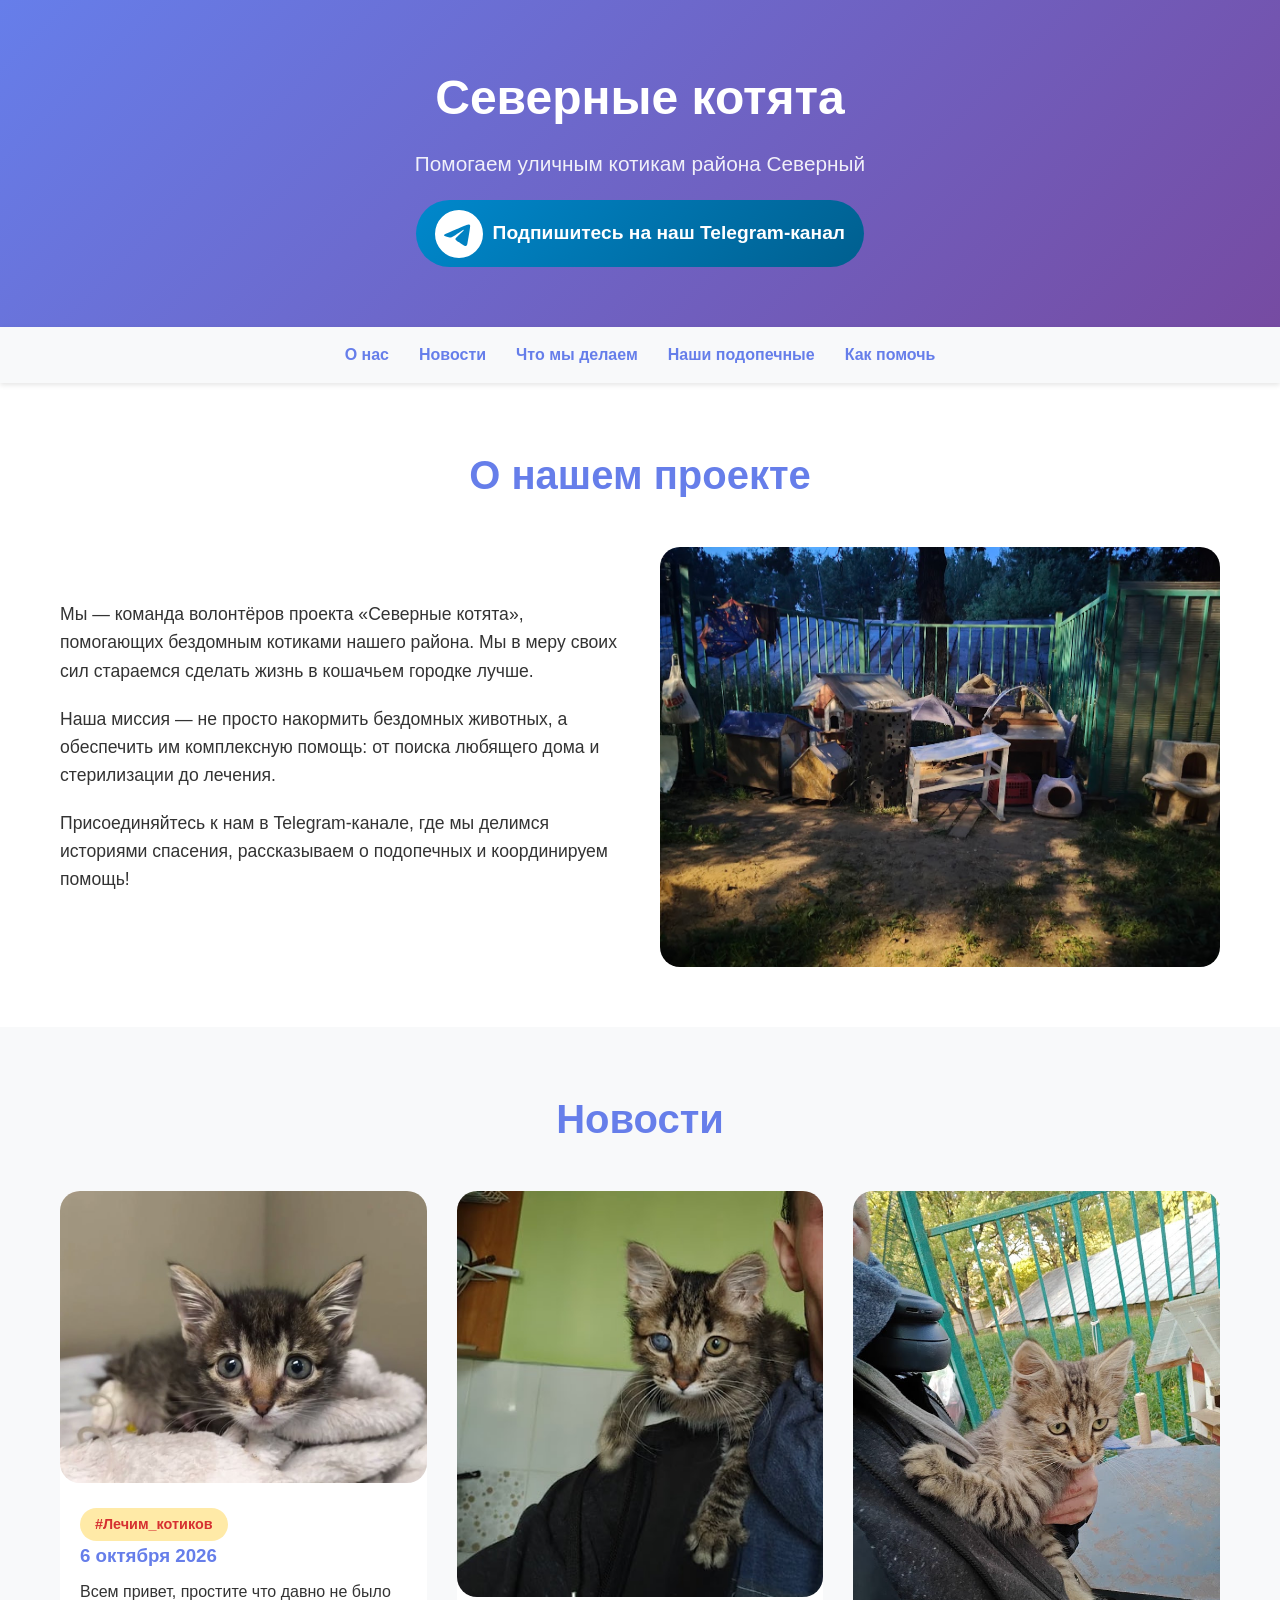
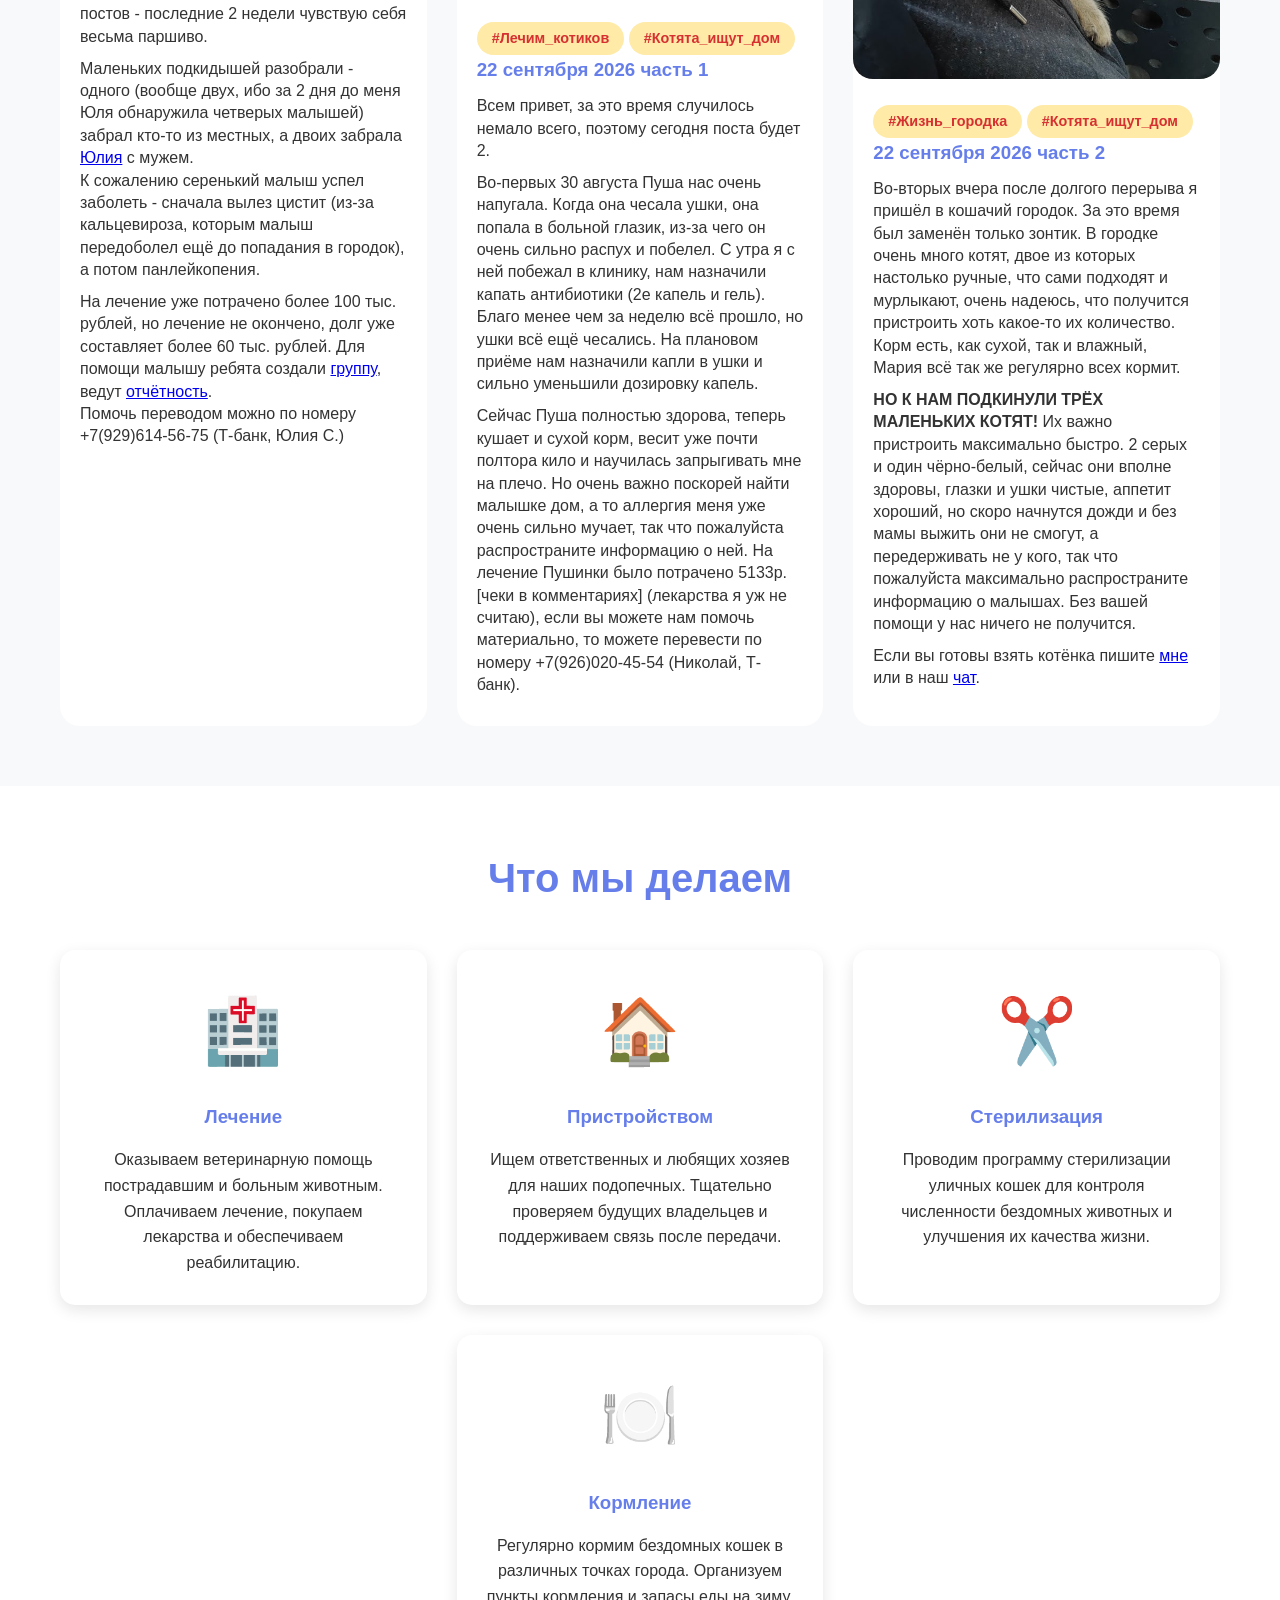
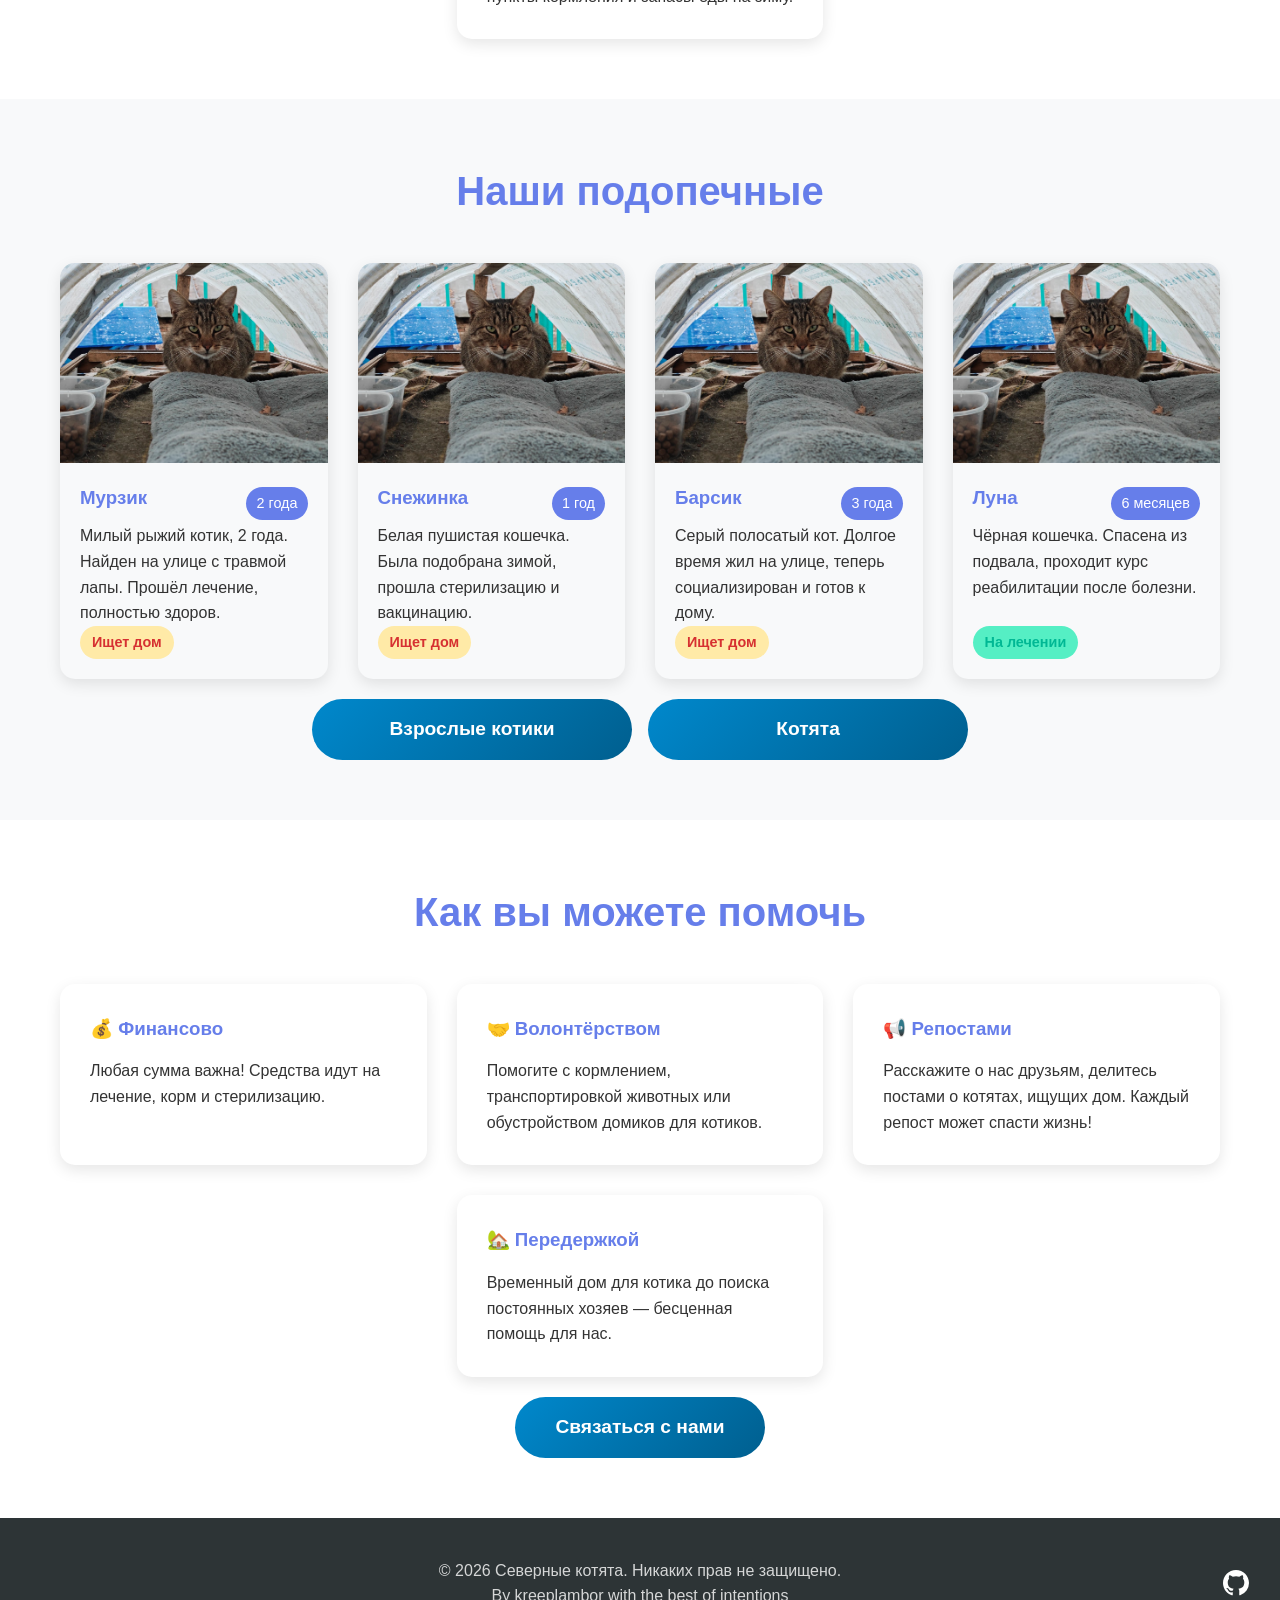
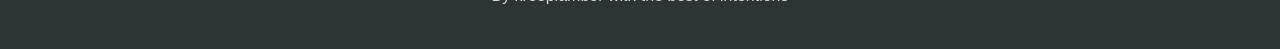
<file: index.html>
<!DOCTYPE html>
<html lang="ru">
<head>
    <meta charset="UTF-8">
    <meta name="viewport" content="width=device-width, initial-scale=1.0">
    <title>Северные котята - Помощь уличным котикам района Северный</title>
    <link rel="stylesheet" href="styles.css">
    <script src="image_carousel _script.js" defer></script>
</head>
<body>
    <!-- Заголовок -->
    <header>
        <div class="container">
            <h1>Северные котята</h1>
            <p>Помогаем уличным котикам района Северный</p>
            <a href="https://t.me/north_kittens"
                class="telegram_button"
                style="display: inline-flex; align-items: center; gap: 0.5em; padding: 0.5em 1em; line-height: 1.5em;"
                >
                <svg xmlns="http://www.w3.org/2000/svg"
                    width="2.5em" height="2.5em"  
                    fill="currentColor" 
                    class="bi bi-telegram" 
                    viewBox="0 0 16 16"
                    style="flex-shrink: 0; vertical-align: middle;"
                    >
                    <path 
                        d="M16 8A8 8 0 1 1 0 8a8 8 0 0 1 16 0zM8.287 5.906c-.778.324-2.334.994-4.666 2.01-.378.15-.577.298-.595.442-.03.243.275.339.69.47l.175.055c.408.133.958.288 1.243.294.26.006.549-.1.868-.32 2.179-1.471 3.304-2.214 3.374-2.23.05-.012.12-.026.166.016.047.041.042.12.037.141-.03.129-1.227 1.241-1.846 1.817-.193.18-.33.307-.358.336a8.154 8.154 0 0 1-.188.186c-.38.366-.664.64.015 1.088.327.216.589.393.85.571.284.194.568.387.936.629.093.06.183.125.27.187.331.236.63.448.997.414.214-.02.435-.22.547-.82.265-1.417.786-4.486.906-5.751a1.426 1.426 0 0 0-.013-.315.337.337 0 0 0-.114-.217.526.526 0 0 0-.31-.093c-.3.005-.763.166-2.984 1.09z"
                        />
                </svg>
                Подпишитесь на наш Telegram-канал
            </a>
        </div>
    </header>

    <!-- Навигация -->
    <nav>
        <div class="container">
            <ul>
                <li><a href="#about">О нас</a></li>
                <li><a href="#news">Новости</a></li>
                <li><a href="#activities">Что мы делаем</a></li>
                <li><a href="#cats">Наши подопечные</a></li>
                <li><a href="#help">Как помочь</a></li>
            </ul>
        </div>
    </nav>

    <!-- Секция "О нас" -->
    <section id="about">
        <div class="container">
            <h2>О нашем проекте</h2>
            <div class="about-content">
                <div class="about-text">
                    <p>Мы — команда волонтёров проекта «Северные котята», помогающих бездомным котиками нашего района. 
                       Мы в меру своих сил стараемся сделать жизнь в кошачьем городке лучше.</p>
                    <p>Наша миссия — не просто накормить бездомных животных, а обеспечить им комплексную помощь:
                       от поиска любящего дома и стерилизации до лечения.</p>
                    <p>Присоединяйтесь к нам в Telegram-канале, где мы делимся историями спасения, 
                       рассказываем о подопечных и координируем помощь!</p>
                </div>
                <div class="about-image">
                    <img src="pictures/cats_town.jpg" alt="Кошачий городок">
                </div>
            </div>
        </div>
    </section>

    <!-- Секция "Новости" -->
    <section id="news">
        <div class="container">
            <h2>Новости</h2>
            <div class="news-grid">
                <div class="news-item">
                    <div class="news-image-carousel">
                        <img class="is-active" src="pictures/news/06.10 (1).jpg" alt="Котёнок Тимоша">
                    </div>
                    <a href="https://t.me/s/north_kittens?q=%23%D0%9B%D0%B5%D1%87%D0%B8%D0%BC_%D0%BA%D0%BE%D1%82%D0%B8%D0%BA%D0%BE%D0%B2">
                        <span class="news-tag">#Лечим_котиков</span>
                    </a>
                    <h3>6 октября 2026</h3>
                    <p>Всем привет, простите что давно не было постов - последние 2 недели чувствую себя весьма паршиво.</p>
                    <p>Маленьких подкидышей разобрали - одного (вообще двух, ибо за 2 дня до меня Юля обнаружила четверых малышей)
                       забрал кто-то из местных, а двоих забрала <a href= "https://t.me/udiulia">Юлия</a> с мужем.
                       <br>К сожалению серенький малыш успел заболеть - сначала вылез цистит (из-за кальцевироза,
                       которым малыш передоболел ещё до попадания в городок), а потом панлейкопения.</p>
                    <p>На лечение уже потрачено более 100 тыс. рублей, но лечение не окончено, долг уже составляет более 60 тыс. рублей.
                       Для помощи малышу ребята создали <a href="https://t.me/timon_help">группу</a>,
                       ведут <a href="https://drive.google.com/drive/u/1/folders/1Ua0NNv32ufyeDxUaXDziOq6pDq7FEyFt"> отчётность</a>.
                       <br> Помочь переводом можно по номеру +7(929)614-56-75 (Т-банк, Юлия С.)</p>
                </div>
                <div class="news-item">
                    <div class="news-image-carousel">
                        <img class="is-active" src="pictures/news/22.09 (1).jpg" alt="Фотография из новости">
                        <img src="pictures/news/22.09 (2).jpg" alt="Ещё одна фотография из новости" aria-hidden="true">
                        <img src="pictures/news/22.09 (3).jpg" alt="Третья фотография из новости" aria-hidden="true">
                        <button class="carousel-toggle carousel-toggle--previous" type="button" aria-label="Показать предыдущее фото">←</button>
                        <button class="carousel-toggle carousel-toggle--next" type="button" aria-label="Показать следующее фото">→</button>
                    </div>
                    <a href="https://t.me/s/north_kittens?q=%23%D0%9B%D0%B5%D1%87%D0%B8%D0%BC_%D0%BA%D0%BE%D1%82%D0%B8%D0%BA%D0%BE%D0%B2">
                        <span class="news-tag">#Лечим_котиков</span>
                    </a>
                    <a href="https://t.me/s/north_kittens?q=%23%D0%9A%D0%BE%D1%82%D1%8F%D1%82%D0%B0_%D0%B8%D1%89%D1%83%D1%82_%D0%B4%D0%BE%D0%BC">
                        <span class="news-tag">#Котята_ищут_дом</span>
                    </a>
                    <h3>22 сентября 2026 часть 1</h3>
                    <p>Всем привет, за это время случилось немало всего, поэтому сегодня поста будет 2.
                    </p>
                    <p>Во-первых 30 августа Пуша нас очень напугала. Когда она чесала ушки, она попала в больной глазик,
                       из-за чего он очень сильно распух и побелел. С утра я с ней побежал в клинику,
                       нам назначили капать антибиотики (2е капель и гель). Благо менее чем за неделю всё прошло,
                       но ушки всё ещё чесались. На плановом приёме нам назначили капли в ушки и сильно уменьшили дозировку капель.
                    </p>
                    <p>Сейчас Пуша полностью здорова, теперь кушает и сухой корм, весит уже почти полтора кило и научилась запрыгивать мне на плечо.
                       Но очень важно поскорей найти малышке дом, а то аллергия меня уже очень сильно мучает,
                       так что пожалуйста распространите информацию о ней.
                       На лечение Пушинки было потрачено 5133р. [чеки в комментариях] (лекарства я уж не считаю), если вы можете нам помочь материально,
                       то можете перевести по номеру +7(926)020-45-54 (Николай, Т-банк).
                    </p>
                </div>
                <div class="news-item">
                    <div class="news-image-carousel">
                        <img class="is-active" src="pictures/news/22.09 (4).jpg" alt="Фотография из новости">
                        <img src="pictures/news/22.09 (5).jpg" alt="Третья фотография из новости" aria-hidden="true">
                        <img src="pictures/news/22.09 (6).jpg" alt="Третья фотография из новости" aria-hidden="true">
                        <img src="pictures/news/22.09 (7).jpg" alt="Третья фотография из новости" aria-hidden="true">
                        <img src="pictures/news/22.09 (8).jpg" alt="Третья фотография из новости" aria-hidden="true">
                        <img src="pictures/news/22.09 (9).jpg" alt="Третья фотография из новости" aria-hidden="true">
                        <img src="pictures/news/22.09 (10).jpg" alt="Третья фотография из новости" aria-hidden="true">
                        <img src="pictures/news/22.09 (11).jpg" alt="Третья фотография из новости" aria-hidden="true">
                        <img src="pictures/news/22.09 (12).jpg" alt="Третья фотография из новости" aria-hidden="true">
                        <img src="pictures/news/22.09 (13).jpg" alt="Третья фотография из новости" aria-hidden="true">
                        <button class="carousel-toggle carousel-toggle--previous" type="button" aria-label="Показать предыдущее фото">←</button>
                        <button class="carousel-toggle carousel-toggle--next" type="button" aria-label="Показать следующее фото">→</button>
                    </div>
                    <a href="https://t.me/s/north_kittens?q=%23%D0%96%D0%B8%D0%B7%D0%BD%D1%8C_%D0%B3%D0%BE%D1%80%D0%BE%D0%B4%D0%BA%D0%B0">
                        <span class="news-tag">#Жизнь_городка</span>
                    </a>
                    <a href="https://t.me/s/north_kittens?q=%23%D0%9A%D0%BE%D1%82%D1%8F%D1%82%D0%B0_%D0%B8%D1%89%D1%83%D1%82_%D0%B4%D0%BE%D0%BC">
                        <span class="news-tag">#Котята_ищут_дом</span>
                    </a>
                    <h3>22 сентября 2026 часть 2</h3>
                    <p>Во-вторых вчера после долгого перерыва я пришёл в кошачий городок.
                       За это время был заменён только зонтик. В городке очень много котят, двое из которых настолько ручные,
                       что сами подходят и мурлыкают, очень надеюсь, что получится пристроить хоть какое-то их количество.
                       Корм есть, как сухой, так и влажный, Мария всё так же регулярно всех кормит.
                    </p>
                    <p> <b>НО К НАМ ПОДКИНУЛИ ТРЁХ МАЛЕНЬКИХ КОТЯТ! </b> Их важно пристроить максимально быстро.
                        2 серых и один чёрно-белый, сейчас они вполне здоровы, глазки и ушки чистые, аппетит хороший,
                        но скоро начнутся дожди и без мамы выжить они не смогут, а передерживать не у кого,
                        так что пожалуйста максимально распространите информацию о малышах. Без вашей помощи у нас ничего не получится.
                    </p>
                    <p>Если вы готовы взять котёнка пишите
                       <a href="https://t.me/ghostkotik0000">мне</a>
                       или в наш
                       <a href="https://t.me/north_kittens_chat">чат</a>.
                    </p>
                </div>
            </div>
        </div>
    </section>
    <!-- Секция "Что мы делаем" -->
    <section id="activities">
        <div class="container">
            <h2>Что мы делаем</h2>
            <div class="activities-grid">
                <div class="activity-card">
                    <div class="activity-icon">🏥</div>
                    <h3>Лечение</h3>
                    <p>Оказываем ветеринарную помощь пострадавшим и больным животным. Оплачиваем лечение, покупаем лекарства и обеспечиваем реабилитацию.</p>
                </div>
                <div class="activity-card">
                    <div class="activity-icon">🏠</div>
                    <h3>Пристройством</h3>
                    <p>Ищем ответственных и любящих хозяев для наших подопечных. Тщательно проверяем будущих владельцев и поддерживаем связь после передачи.</p>
                </div>
                <div class="activity-card">
                    <div class="activity-icon">✂️</div>
                    <h3>Стерилизация</h3>
                    <p>Проводим программу стерилизации уличных кошек для контроля численности бездомных животных и улучшения их качества жизни.</p>
                </div>
                <div class="activity-card">
                    <div class="activity-icon">🍽️</div>
                    <h3>Кормление</h3>
                    <p>Регулярно кормим бездомных кошек в различных точках города. Организуем пункты кормления и запасы еды на зиму.</p>
                </div>
            </div>
        </div>
    </section>

    <!-- Секция "Наши подопечные" -->
    <section id="cats">
        <div class="container">
            <h2>Наши подопечные</h2>
            <div class="cats-grid">
                <div class="cat-card">
                    <div class="cat-image"><img src="Test_image1.jpg" alt="Мурзик"></div>
                    <div class="cat-info">
                        <div class="cat-heading">
                            <h3>Мурзик</h3>
                            <span class="cat-age">2 года</span>
                        </div>
                        <p>Милый рыжий котик, 2 года. Найден на улице с травмой лапы. Прошёл лечение, полностью здоров.</p>
                        <span class="cat-status status-seeking">Ищет дом</span>
                    </div>
                </div>
                <div class="cat-card">
                    <div class="cat-image"><img src="Test_image1.jpg" alt="Снежинка"></div>
                    <div class="cat-info">
                        <div class="cat-heading">
                            <h3>Снежинка</h3>
                            <span class="cat-age">1 год</span>
                        </div>
                        <p>Белая пушистая кошечка. Была подобрана зимой, прошла стерилизацию и вакцинацию.</p>
                        <span class="cat-status status-seeking">Ищет дом</span>
                    </div>
                </div>
                <div class="cat-card">
                    <div class="cat-image"><img src="Test_image1.jpg" alt="Барсик"></div>
                    <div class="cat-info">
                        <div class="cat-heading">
                            <h3>Барсик</h3>
                            <span class="cat-age">3 года</span>
                        </div>
                        <p>Серый полосатый кот. Долгое время жил на улице, теперь социализирован и готов к дому.</p>
                        <span class="cat-status status-seeking">Ищет дом</span>
                    </div>
                </div>
                <div class="cat-card">
                    <div class="cat-image"><img src="Test_image1.jpg" alt="Луна"></div>
                    <div class="cat-info">
                        <div class="cat-heading">
                            <h3>Луна</h3>
                            <span class="cat-age">6 месяцев</span>
                        </div>
                        <p>Чёрная кошечка. Спасена из подвала, проходит курс реабилитации после болезни.</p>
                        <span class="cat-status status-treated">На лечении</span>
                    </div>
                </div>
            </div>
            <div class="cta-center cat-buttons">
                <a href="https://telegra.ph/Nashi-kotyata-09-21" class="telegram_button">Взрослые котики</a>
                <a href="https://t.me/s/north_kittens?q=%23%D0%9A%D0%BE%D1%82%D1%8F%D1%82%D0%B0_%D0%B8%D1%89%D1%83%D1%82_%D0%B4%D0%BE%D0%BC" class="telegram_button">Котята</a>
            </div>
        </div>
    </section>

    <!-- Секция помощи -->
    <section id="help">
        <div class="container">
            <h2>Как вы можете помочь</h2>
            <div class="help-options">
                <div class="help-option">
                    <h3>💰 Финансово</h3>
                    <p>Любая сумма важна! Средства идут на лечение, корм и стерилизацию.</p>
                    <!-- p><strong>Реквизиты:</strong><br>Карта: XXXX XXXX XXXX XXXX<br>Телефон: +7 (XXX) XXX-XX-XX</p -->
                </div>
                <div class="help-option">
                    <h3>🤝 Волонтёрством</h3>
                    <p>Помогите с кормлением, транспортировкой животных или обустройством домиков для котиков.</p>
                </div>
                <div class="help-option">
                    <h3>📢 Репостами</h3>
                    <p>Расскажите о нас друзьям, делитесь постами о котятах, ищущих дом. Каждый репост может спасти жизнь!</p>
                </div>
                <div class="help-option">
                    <h3>🏡 Передержкой</h3>
                    <p>Временный дом для котика до поиска постоянных хозяев — бесценная помощь для нас.</p>
                </div>
            </div>
            <div class="cta-center">
                <a href="https://t.me/north_kittens_chat?text=%40ghostkotik0000%20" class="telegram_button">Связаться с нами</a>
            </div>
        </div>
    </section>

    <!-- Колонтитул -->
    <footer>
        <div class="container">
            <div class="footer-copy">
                <p>© 2026 Северные котята. Никаких прав не защищено.</p>
                <p>By kreeplambor with the best of intentions</p>
            </div>
            <a class="github-link" href="https://github.com/kreeplambor/North_kittens_website/tree/main" target="_blank" rel="noopener noreferrer" aria-label="Репозиторий Северных котят на GitHub, ветка main" title="Репозиторий проекта">
                <svg xmlns="http://www.w3.org/2000/svg" viewBox="0 0 16 16" aria-hidden="true" focusable="false">
                    <path fill="currentColor" d="M8 0C3.58 0 0 3.58 0 8c0 3.54 2.29 6.53 5.47 7.59.4.07.55-.17.55-.38 0-.19-.01-.82-.01-1.49-2.01.37-2.53-.49-2.69-.94-.09-.23-.48-.94-.82-1.13-.28-.15-.68-.52-.01-.53.63-.01 1.08.58 1.23.82.72 1.21 1.87.87 2.33.66.07-.52.28-.87.51-1.07-1.78-.2-3.64-.89-3.64-3.95 0-.87.31-1.59.82-2.15-.08-.2-.36-1.02.08-2.12 0 0 .67-.21 2.2.82a7.65 7.65 0 0 1 4 0c1.53-1.04 2.2-.82 2.2-.82.44 1.1.16 1.92.08 2.12.51.56.82 1.27.82 2.15 0 3.07-1.87 3.75-3.65 3.95.29.25.54.73.54 1.48 0 1.07-.01 1.93-.01 2.2 0 .21.15.46.55.38A8.01 8.01 0 0 0 16 8c0-4.42-3.58-8-8-8Z"/>
                </svg>
            </a>
        </div>
    </footer>
</body>
</html>
</file>
<file: styles.css>
* {
    margin: 0;
    padding: 0;
    box-sizing: border-box;
}

body {
    font-family: 'Segoe UI', Tahoma, Geneva, Verdana, sans-serif;
    line-height: 1.6;
    color: #333;
}

.container {
    max-width: 1200px;
    margin: 0 auto;
    padding: 0 20px;
}

/* Заголовок */
header {
    background: linear-gradient(135deg, #667eea 0%, #764ba2 100%);
    color: white;
    padding: 60px 0;
    text-align: center;
}

header h1 {
    font-size: 3em;
    margin-bottom: 10px;
}

header p {
    font-size: 1.3em;
    opacity: 0.9;
}

/* Навигация */
nav {
    background: #f8f9fa;
    padding: 15px 0;
    position: sticky;
    top: 0;
    z-index: 100;
    box-shadow: 0 2px 5px rgba(0,0,0,0.1);
}

nav ul {
    list-style: none;
    display: flex;
    justify-content: center;
    gap: 30px;
}

nav a {
    text-decoration: none;
    color: #667eea;
    font-weight: 600;
    transition: color 0.3s;
}

nav a:hover {
    color: #764ba2;
}

/* Секции */
section {
    padding: 60px 0;
}

section h2 {
    text-align: center;
    font-size: 2.5em;
    color: #667eea;
    margin-bottom: 40px;
}

/* О нас */
#about {
    background: white;
}

.about-content {
    display: grid;
    gap: 40px;
    align-items: center;
        grid-template-columns: minmax(0, 1fr) minmax(0, 1fr);
}

.about-text p {
    margin-bottom: 20px;
    font-size: 1.1em;
}

.about-image img {
    display: block;
    max-width: 100%;
    max-height: 100%;
    width: auto;
    height: auto;
    object-fit: contain;
    border-radius: 20px;
}

/* Новости */
#news {
    background:#f8f9fa;
}

.news-grid {
    display: grid;
    grid-template-columns: repeat(auto-fit, minmax(300px, 1fr));
    gap: 30px;
}

.news-item {
    --image-corner-radius: 20px;
    background:white;
    border-radius: var(--image-corner-radius);
    padding: 20px;
}

.news-item > a {
    text-decoration: none;
}

.news-tag {
    display: inline-block;
    padding: 5px 15px;
    border-radius: 20px;
    font-size: 0.9em;
    font-weight: 600;
    margin-top: 10px;
    background: #ffeaa7;
    color: #d63031;
}

.news-item h3 {
    color: #667eea;
    margin-bottom: 10px;
}

.news-item p {
    margin-bottom: 0.6em;
    line-height: 1.4;
}

.news-image-carousel {
    --image-corner-radius: inherit;
    --carousel-slide-duration: 350ms;
    position: relative;
    width: calc(100% + 40px);
    overflow: hidden;
    margin: -20px -20px 15px;
    touch-action: pan-y;
    transition: height 350ms ease;
}

.news-image-carousel img {
    position: absolute;
    top: 0;
    left: 0;
    width: 100%;
    height: auto;
    border-radius: var(--image-corner-radius);
    opacity: 0;
    transform: translateX(12px);
    transition: opacity 300ms ease, transform 300ms ease, border-radius 250ms ease;
}

.news-image-carousel img.is-active {
    position: relative;
    opacity: 1;
    transform: translateX(0);
}

.news-image-carousel img.is-entering-previous {
    transform: translateX(-12px);
}

.news-image-carousel img.is-leaving-next {
    opacity: 0;
    transform: translateX(-12px);
}

.news-image-carousel img.is-leaving-previous {
    opacity: 0;
    transform: translateX(12px);
}

.news-image-carousel img.is-drag-preview {
    opacity: 1;
}

.news-image-carousel.is-dragging img {
    transition: none;
}

.news-image-carousel.is-settling img {
    transition: transform var(--carousel-slide-duration) ease;
}

.news-image-carousel.is-settling img.is-active,
.news-image-carousel.is-settling img.is-drag-preview {
    animation: carousel-image-radius var(--carousel-slide-duration) ease both;
}

@keyframes carousel-image-radius {
    0% {
        border-radius: var(--starting-image-radius, var(--image-corner-radius));
    }
    70% {
        border-radius: 0;
    }
    100% {
        border-radius: var(--image-corner-radius);
    }
}

.news-image-carousel.is-finalizing img {
    transition: none !important;
    border-radius: 0 !important;
}

.carousel-toggle {
    position: absolute;
    top: 50%;
    right: 12px;
    display: grid;
    width: 40px;
    height: 40px;
    place-items: center;
    border: 0;
    border-radius: 50%;
    background: rgba(0, 0, 0, 0.6);
    color: white;
    font-size: 1.5rem;
    cursor: pointer;
    opacity: 0;
    pointer-events: none;
    transform: translateY(-50%);
    transition: opacity 0.2s;
}

.carousel-toggle--previous {
    right: auto;
    left: 12px;
}

.news-image-carousel:hover .carousel-toggle,
.news-image-carousel .carousel-toggle:focus-visible {
    opacity: 1;
    pointer-events: auto;
}

@media (hover: none) {
    .news-image-carousel .carousel-toggle {
        display: none;
    }
}

@media (prefers-reduced-motion: reduce) {
    .news-image-carousel,
    .news-image-carousel img,
    .news-image-carousel.is-settling img {
        transition-duration: 0.01ms;
    }

    .news-image-carousel.is-settling img.is-active,
    .news-image-carousel.is-settling img.is-drag-preview {
        animation-duration: 0.01ms;
    }
}

/* Деятельность */
#activities {
    background: white;
}

.activities-grid {
    display: grid;
    grid-template-columns: repeat(auto-fit, minmax(300px, 1fr));
    gap: 30px;
}

.activity-card {
    background: white;
    padding: 30px;
    border-radius: 15px;
    text-align: center;
    box-shadow: 0 5px 15px rgba(0,0,0,0.1);
    transition: transform 0.3s;
}

.activity-card:hover {
    transform: translateY(-10px);
}

.activity-icon {
    font-size: 4em;
    margin-bottom: 20px;
}

.activity-card h3 {
    color: #667eea;
    margin-bottom: 15px;
}

/* Наши подопечные */
#cats {
    background: #f8f9fa;
}

.cats-grid {
    display: grid;
    grid-template-columns: repeat(auto-fit, minmax(250px, 1fr));
    gap: 30px;
}

.cat-card {
    display: flex;
    flex-direction: column;
    background: #f8f9fa;
    border-radius: 15px;
    overflow: hidden;
    box-shadow: 0 5px 15px rgba(0,0,0,0.1);
}

.cat-image {
    height: 200px;
    background: linear-gradient(135deg, #667eea 0%, #764ba2 100%);
    display: flex;
    align-items: center;
    justify-content: center;
    color: white;
    font-size: 4em;
}

.cat-image img {
    display: block;
    width: 100%;
    height: 100%;
    object-fit: cover;
}

.cat-info {
    display: flex;
    flex: 1;
    flex-direction: column;
    padding: 20px;
}

.cat-heading {
    display: flex;
    align-items: center;
    justify-content: space-between;
    gap: 12px;
}

.cat-info h3 {
    color: #667eea;
    margin-bottom: 10px;
}

.cat-age {
    font-size: 0.9em;
    background: #667eea;
    color: white;
    padding: 5px 10px;
    border-radius: 20px;
    flex-shrink: 0;
}

.cat-status {
    display: inline-block;
    align-self: flex-start;
    padding: 5px 12px;
    border-radius: 20px;
    font-size: 0.9em;
    font-weight: 600;
    margin-top: auto;
    
}

.status-seeking {
    background: #ffeaa7;
    color: #d63031;
}

.status-treated {
    background: #55efc4;
    color: #00b894;
}

/* Помощь */
#help {
    background: white;
}

.help-options {
    display: grid;
    grid-template-columns: repeat(auto-fit, minmax(300px, 1fr));
    gap: 30px;
}

.help-option {
    background: white;
    padding: 30px;
    border-radius: 15px;
    box-shadow: 0 5px 15px rgba(0,0,0,0.1);
    transition: transform 0.3s;
}

.help-option:hover {
    transform: translateY(-10px);
}

.help-option h3 {
    color: #667eea;
    margin-bottom: 15px;
    display: flex;
    align-items: center;
    gap: 10px;
}

@media (min-width: 1000px) {
    .activity-card:nth-child(4):last-child,
    .help-option:nth-child(4):last-child {
        grid-column: 2;
    }
}

/* Кнопка Telegram */
.telegram_button {
    display: inline-block;
    background: linear-gradient(135deg, #0088cc 0%, #005f8f 100%);
    color: white;
    padding: 15px 40px;
    border-radius: 50px;
    text-decoration: none;
    font-weight: 600;
    font-size: 1.2em;
    transition: transform 0.3s, box-shadow 0.3s;
    margin-top: 20px;
}

.telegram_button:hover {
    transform: translateY(-3px);
    box-shadow: 0 10px 20px rgba(0,136,204,0.3);
}

.cta-center {
    text-align: center;
}

.cat-buttons {
    display: flex;
    flex-wrap: wrap;
    justify-content: center;
    gap: 16px;
}

.cat-buttons .telegram_button {
    display: flex;
    flex: 1 1 0;
    align-items: center;
    justify-content: center;
    min-width: min-content;
    max-width: 320px;
    text-align: center;
}

/* Колонтитул */
footer {
    position: relative;
    background: #2d3436;
    color: white;
    padding: 40px 0;
}

footer .container {
    display: flex;
    align-items: center;
    justify-content: space-between;
    gap: 24px;
}

footer p {
    opacity: 0.8;
}

.footer-copy {
    flex: 1;
    text-align: center;
}

.github-link {
    position: absolute;
    right: 20px;
    top: 50%;
    z-index: 101;
    display: grid;
    width: 48px;
    aspect-ratio: 1;
    place-items: center;
    flex: 0 0 48px;
    border-radius: 50%;
    background-color: transparent;
    color: white;
    text-decoration: none;
    transform: translateY(-50%);
    transition: transform 0.2s, background-color 0.2s;
}

.github-link svg {
    width: 26px;
    height: 26px;
}

.github-link:hover {
    background-color: #22282a;
}

.github-link:focus-visible {
    outline: 3px solid #667eea;
    outline-offset: 3px;
}

/* Страница 404 */
.not-found {
    background: white;
    text-align: center;
}

.not-found-code {
    display: block;
    font-size: 6em;
    font-weight: 700;
    line-height: 1;
    color: #667eea;
    margin-bottom: 10px;
}

.not-found p {
    max-width: 640px;
    margin: 0 auto 10px;
    font-size: 1.15em;
}

.not-found .telegram_button {
    margin-top: 30px;
}

/* Responsive - нужна для мобильных устройств */
@media (max-width: 768px) {
    header h1 {
        font-size: 2em;
    }

    .about-content {
        grid-template-columns: 1fr;
    }

    nav ul {
        flex-wrap: wrap;
        gap: 15px;
    }

    .cat-buttons .telegram_button {
        padding: 15px 0.8em;
    }

    .not-found-code {
        font-size: 4em;
    }

}

@media (max-width: 264px) {
    .cat-buttons {
        flex-direction: column;
    }
}
</file>
